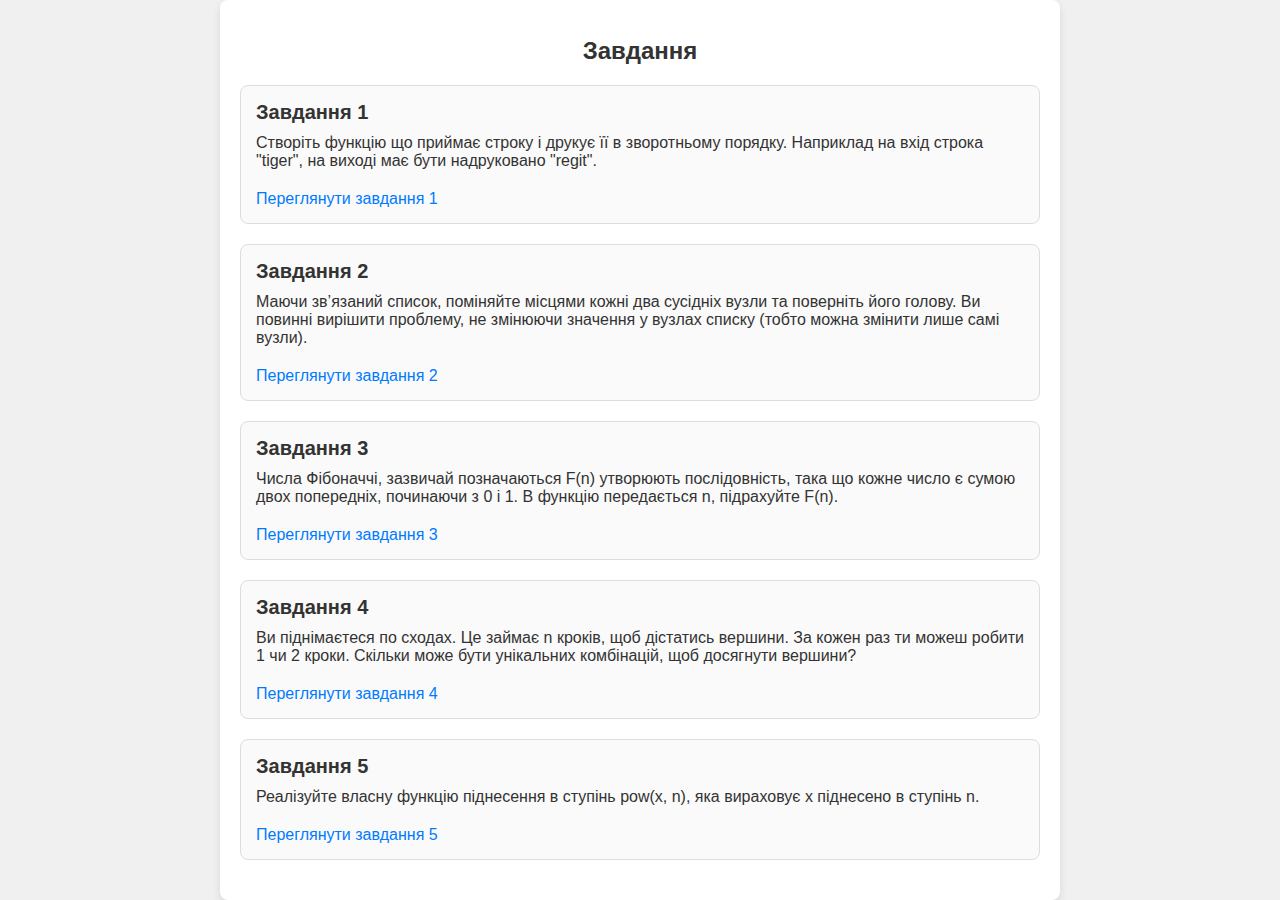
<file: index.html>
<!DOCTYPE html>
<html lang="en">
<head>
    <meta charset="UTF-8">
    <meta name="viewport" content="width=device-width, initial-scale=1.0">
    <link rel="stylesheet" href="styles/mainpage.css">
    <title>Функціональне програмування</title>
</head>
<body>
    <div class="container">
        <h1>Завдання</h1>
        <div class="task-list">
            <div class="task">
                <h2>Завдання 1</h2>
                <p>Створіть функцію що приймає строку і друкує її в зворотньому порядку. Наприклад на вхід строка "tiger", на виході має бути надруковано "regit".</p>
                <a href="task1.html" class="task-link">Переглянути завдання 1</a>
            </div>
            <div class="task">
                <h2>Завдання 2</h2>
                <p>Маючи зв’язаний список, поміняйте місцями кожні два сусідніх вузли та поверніть його голову. Ви повинні вирішити проблему, не змінюючи значення у вузлах списку (тобто можна змінити лише самі вузли).</p>
                <a href="task2.html" class="task-link">Переглянути завдання 2</a>
            </div>
            <div class="task">
                <h2>Завдання 3</h2>
                <p>Числа Фібоначчі, зазвичай позначаються F(n) утворюють послідовність, така що кожне число є сумою двох попередніх, починаючи з 0 і 1. В функцію передається n, підрахуйте F(n).</p>
                <a href="task3.html" class="task-link">Переглянути завдання 3</a>
            </div>
            <div class="task">
                <h2>Завдання 4</h2>
                <p>Ви піднімаєтеся по сходах. Це займає n кроків, щоб дістатись вершини. За кожен раз ти можеш робити 1 чи 2 кроки. Скільки може бути унікальних комбінацій, щоб досягнути вершини?</p>
                <a href="task4.html" class="task-link">Переглянути завдання 4</a>
            </div>
            <div class="task">
                <h2>Завдання 5</h2>
                <p>Реалізуйте власну функцію піднесення в ступінь pow(x, n), яка вираховує x піднесено в ступінь n.</p>
                <a href="task5.html" class="task-link">Переглянути завдання 5</a>
            </div>
        </div>
    </div>
</body>
</html>
</file>
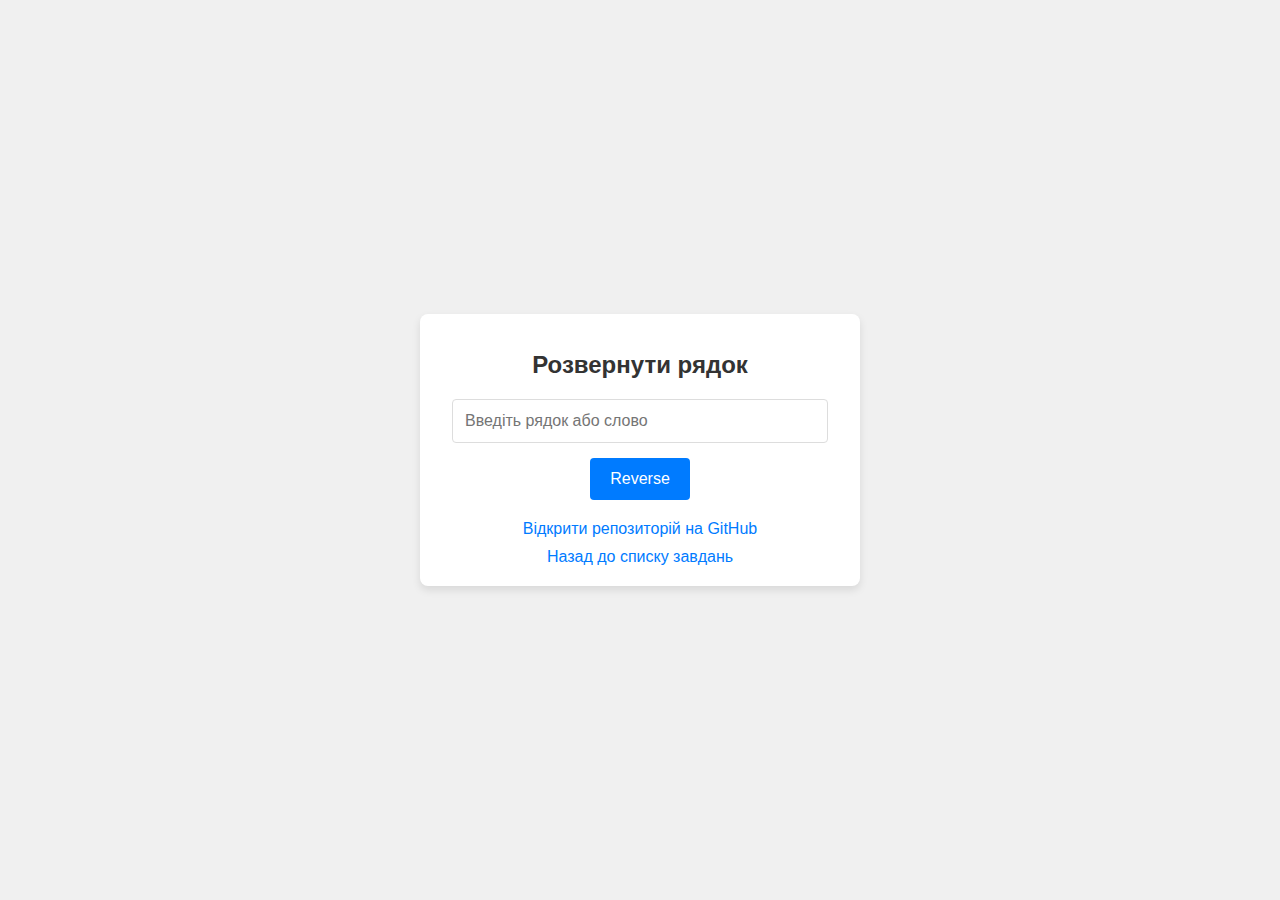
<file: task1.html>
<!DOCTYPE html>
<html lang="en">
<head>
    <meta charset="UTF-8">
    <meta name="viewport" content="width=device-width, initial-scale=1.0">
    <link rel="stylesheet" href="styles/task1.css">
    <script src="scripts/task1.js"></script>
    <title>Завдання 1</title>
</head>
<body>
    <div class="container">
        <h1>Розвернути рядок</h1>
        <div class="input-group">
            <input type="text" id="inputString" placeholder="Введіть рядок або слово">
            <button onclick="displayResult()">Reverse</button>
        </div>
        <div class="results">
            <p id="resultRecursive"></p>
            <p id="resultTailRecursive"></p>
        </div>
        <div class="links">
            <a href="https://github.com/EthernalSadness/Functional-Programming" target="_blank" class="repo-link">Відкрити репозиторій на GitHub</a>
            <a href="index.html" class="back-link">Назад до списку завдань</a>
        </div>
    </div>
</body>
</html>
</file>
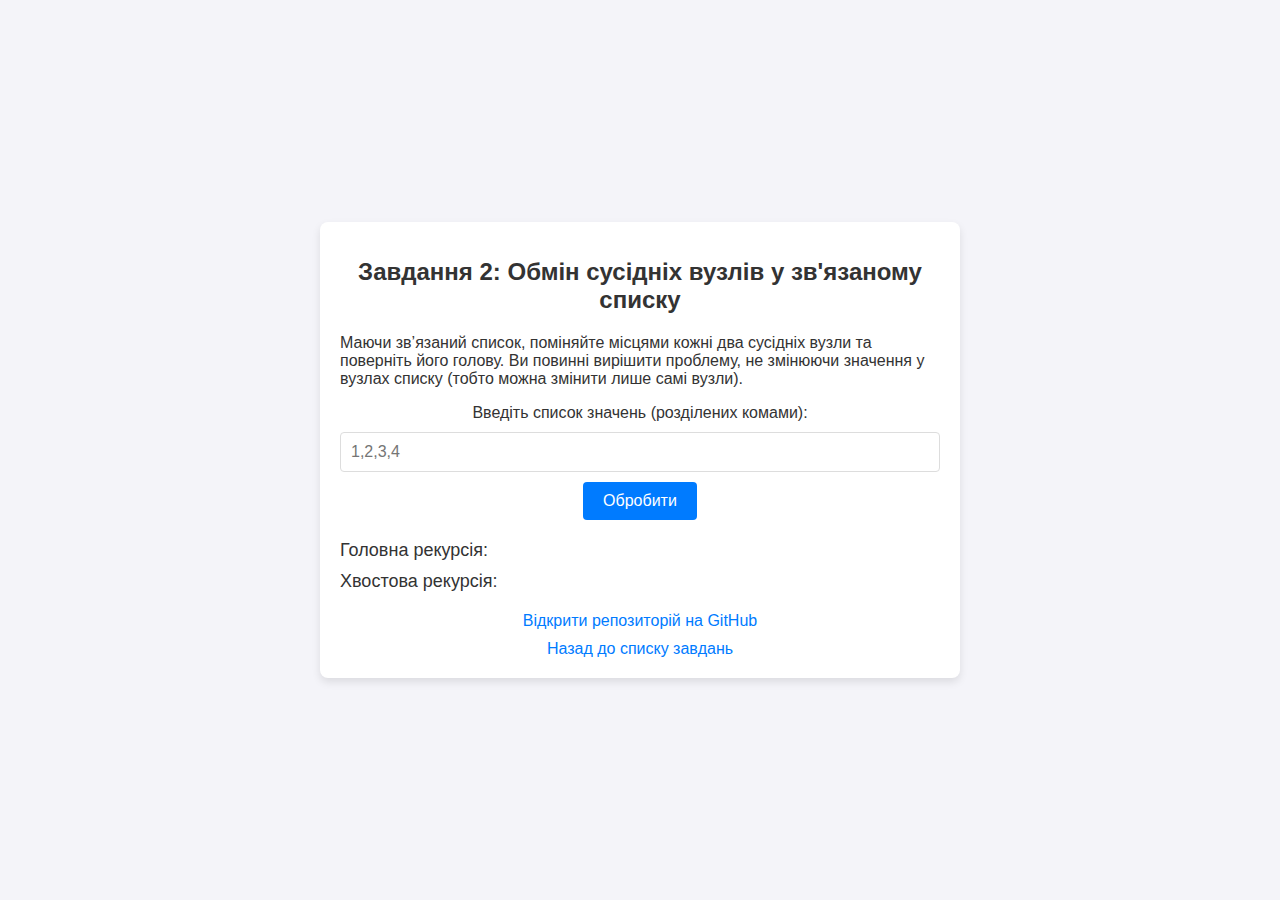
<file: task2.html>
<!DOCTYPE html>
<html lang="en">
<head>
    <meta charset="UTF-8">
    <meta name="viewport" content="width=device-width, initial-scale=1.0">
    <link rel="stylesheet" href="styles/task2.css">
    <script src="scripts/task2.js"></script>
    <title>Завдання 2</title>
</head>
<body>
    <div class="container">
        <h1>Завдання 2: Обмін сусідніх вузлів у зв'язаному списку</h1>
        <p>Маючи зв’язаний список, поміняйте місцями кожні два сусідніх вузли та поверніть його голову. Ви повинні вирішити проблему, не змінюючи значення у вузлах списку (тобто можна змінити лише самі вузли).</p>
        
        <div class="input-section">
            <label for="inputList">Введіть список значень (розділених комами):</label>
            <input type="text" id="inputList" placeholder="1,2,3,4">
            <button onclick="displayResult()">Обробити</button>
        </div>
        
        <div class="result-section">
            <p id="resultRecursive">Головна рекурсія: </p>
            <p id="resultTailRecursive">Хвостова рекурсія: </p>
        </div>
        <div class="links">
            <a href="https://github.com/EthernalSadness/Functional-Programming" target="_blank" class="repo-link">Відкрити репозиторій на GitHub</a>
            <a href="index.html" class="back-link">Назад до списку завдань</a>
        </div>
    </div>
</body>
</html>
</file>
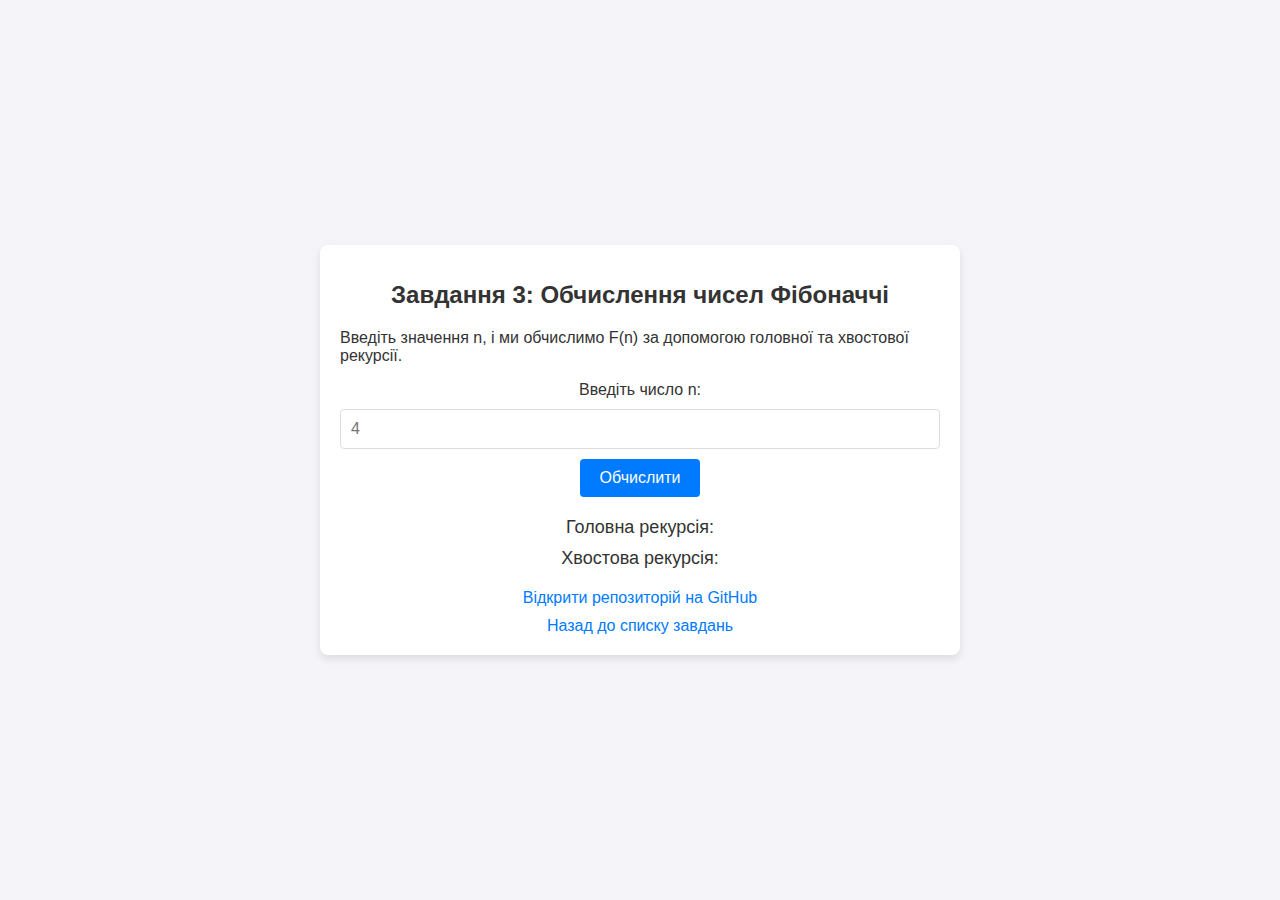
<file: task3.html>
<!DOCTYPE html>
<html lang="en">
<head>
    <meta charset="UTF-8">
    <meta name="viewport" content="width=device-width, initial-scale=1.0">
    <link rel="stylesheet" href="styles/task3.css">
    <script src="scripts/task3.js" defer></script>
    <title>Завдання 3</title>
</head>
<body>
    <div class="container">
        <h1>Завдання 3: Обчислення чисел Фібоначчі</h1>
        <p>Введіть значення n, і ми обчислимо F(n) за допомогою головної та хвостової рекурсії.</p>
        
        <div class="input-section">
            <label for="inputNumber">Введіть число n:</label>
            <input type="number" id="inputNumber" placeholder="4" min="0">
            <button onclick="displayResult()">Обчислити</button>
        </div>
        
        <div class="result-section">
            <p id="resultRecursive">Головна рекурсія: </p>
            <p id="resultTailRecursive">Хвостова рекурсія: </p>
        </div>
        <div class="links">
            <a href="https://github.com/EthernalSadness/Functional-Programming" target="_blank" class="repo-link">Відкрити репозиторій на GitHub</a>
            <a href="index.html" class="back-link">Назад до списку завдань</a>
        </div>
    </div>
</body>
</html>
</file>
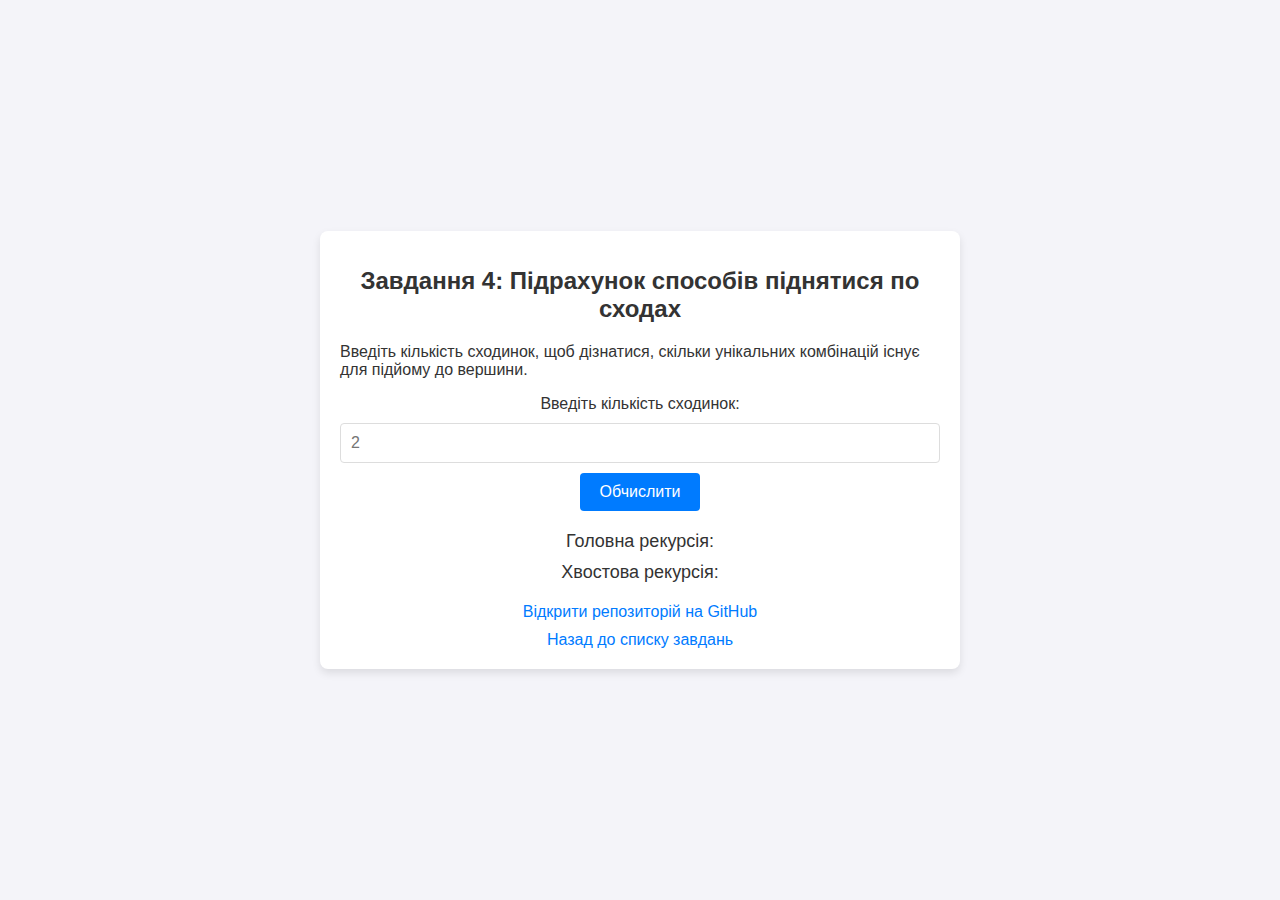
<file: task4.html>
<!DOCTYPE html>
<html lang="en">
<head>
    <meta charset="UTF-8">
    <meta name="viewport" content="width=device-width, initial-scale=1.0">
    <link rel="stylesheet" href="styles/task4.css">
    <script src="scripts/task4.js" defer></script>
    <title>Завдання 4</title>
</head>
<body>
    <div class="container">
        <h1>Завдання 4: Підрахунок способів піднятися по сходах</h1>
        <p>Введіть кількість сходинок, щоб дізнатися, скільки унікальних комбінацій існує для підйому до вершини.</p>
        
        <div class="input-section">
            <label for="inputNumber">Введіть кількість сходинок:</label>
            <input type="number" id="inputNumber" placeholder="2" min="1" max="45">
            <button onclick="displayResult()">Обчислити</button>
        </div>
        
        <div class="result-section">
            <p id="resultRecursive">Головна рекурсія: </p>
            <p id="resultTailRecursive">Хвостова рекурсія: </p>
        </div>
        <div class="links">
            <a href="https://github.com/EthernalSadness/Functional-Programming" target="_blank" class="repo-link">Відкрити репозиторій на GitHub</a>
            <a href="index.html" class="back-link">Назад до списку завдань</a>
        </div>
    </div>
</body>
</html>
</file>
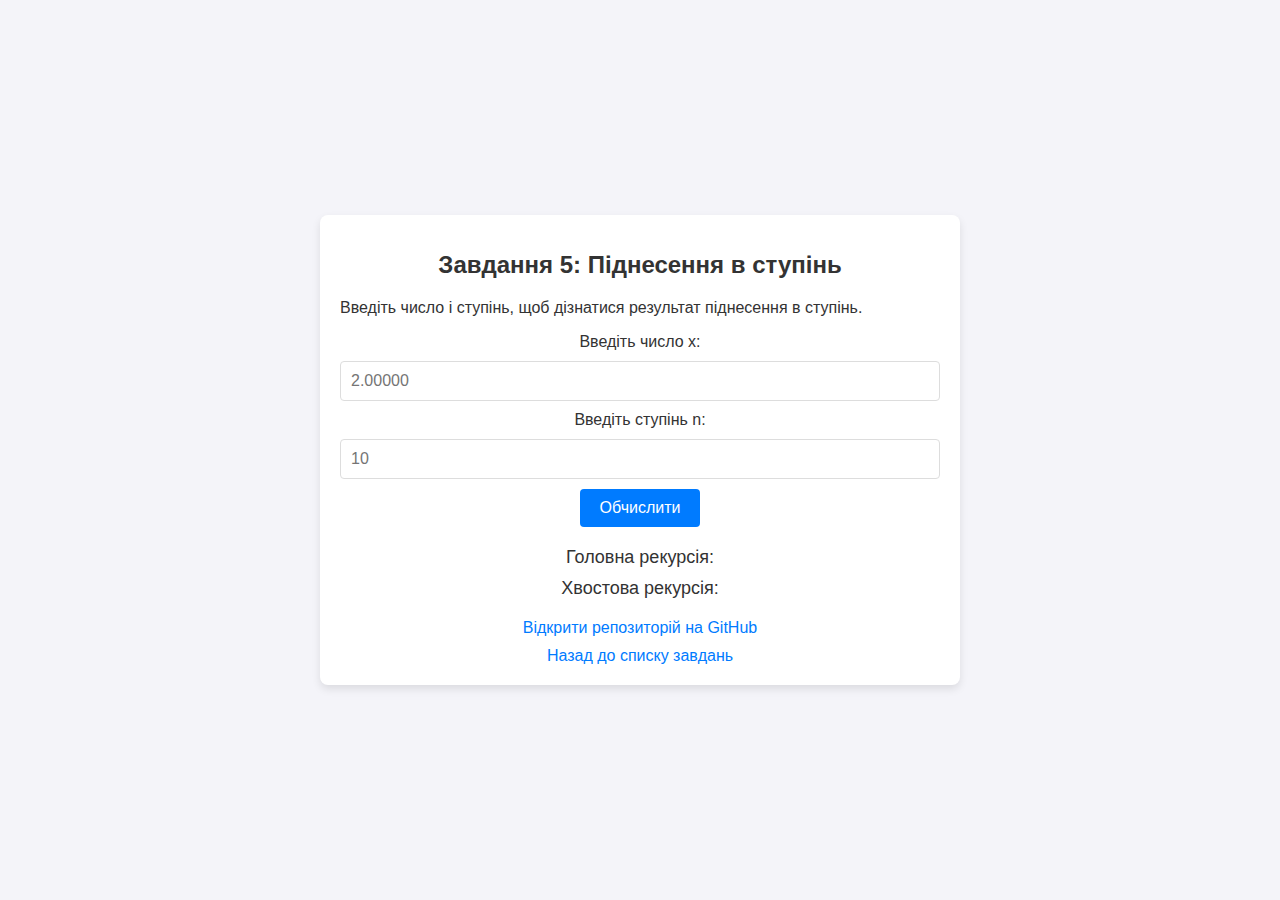
<file: task5.html>
<!DOCTYPE html>
<html lang="en">
<head>
    <meta charset="UTF-8">
    <meta name="viewport" content="width=device-width, initial-scale=1.0">
    <link rel="stylesheet" href="styles/task5.css">
    <script src="scripts/task5.js" defer></script>
    <title>Завдання 5:</title>
</head>
<body>
    <div class="container">
        <h1>Завдання 5: Піднесення в ступінь</h1>
        <p>Введіть число і ступінь, щоб дізнатися результат піднесення в ступінь.</p>
        
        <div class="input-section">
            <label for="inputX">Введіть число x:</label>
            <input type="number" id="inputX" step="any" placeholder="2.00000">
            <label for="inputN">Введіть ступінь n:</label>
            <input type="number" id="inputN" placeholder="10">
            <button onclick="displayResult()">Обчислити</button>
        </div>
        
        <div class="result-section">
            <p id="resultRecursive">Головна рекурсія: </p>
            <p id="resultTailRecursive">Хвостова рекурсія: </p>
        </div>
        <div class="links">
            <a href="https://github.com/EthernalSadness/Functional-Programming" target="_blank" class="repo-link">Відкрити репозиторій на GitHub</a>
            <a href="index.html" class="back-link">Назад до списку завдань</a>
        </div>
    </div>
</body>
</html>
</file>
<file: styles/mainpage.css>
body {
    font-family: 'Arial', sans-serif;
    background-color: #f0f0f0;
    color: #333;
    margin: 0;
    padding: 0;
    display: flex;
    justify-content: center;
    align-items: center;
    min-height: 100vh;
}

.container {
    background-color: #fff;
    padding: 20px;
    border-radius: 8px;
    box-shadow: 0 4px 8px rgba(0, 0, 0, 0.1);
    width: 100%;
    max-width: 800px;
}

h1 {
    color: #333;
    margin-bottom: 20px;
    font-size: 24px;
    text-align: center;
}

.task-list {
    margin: 0;
    padding: 0;
    list-style: none;
}

.task {
    margin-bottom: 20px;
    padding: 15px;
    border: 1px solid #ddd;
    border-radius: 8px;
    background-color: #fafafa;
}

.task h2 {
    margin: 0 0 10px 0;
    font-size: 20px;
}

.task p {
    margin: 0 0 10px 0;
    font-size: 16px;
}

.task-link {
    color: #007bff;
    text-decoration: none;
    font-size: 16px;
    display: inline-block;
    margin-top: 10px;
}

.task-link:hover {
    text-decoration: underline;
}
</file>
<file: styles/task1.css>
body {
    font-family: 'Arial', sans-serif;
    background-color: #f0f0f0;
    color: #333;
    margin: 0;
    padding: 0;
    display: flex;
    justify-content: center;
    align-items: center;
    min-height: 100vh;
}

.container {
    background-color: #fff;
    padding: 20px;
    border-radius: 8px;
    box-shadow: 0 4px 8px rgba(0, 0, 0, 0.1);
    width: 100%;
    max-width: 400px;
    text-align: center;
}

h1 {
    color: #333;
    margin-bottom: 20px;
    font-size: 24px;
}

.input-group {
    margin-bottom: 20px;
}

input[type="text"] {
    padding: 12px;
    border: 1px solid #ddd;
    border-radius: 4px;
    width: calc(100% - 24px);
    box-sizing: border-box;
    font-size: 16px;
    margin-bottom: 15px;
}

button {
    padding: 12px 20px;
    border: none;
    border-radius: 4px;
    background-color: #007bff;
    color: #fff;
    cursor: pointer;
    font-size: 16px;
    transition: background-color 0.3s ease;
}

button:hover {
    background-color: #0056b3;
}

.results p {
    font-size: 18px;
    color: #555;
    margin: 10px 0;
}

.links {
    display: flex;
    flex-direction: column;
    align-items: center;
    margin-top: 20px;
    gap: 10px;
}

.links a {
    text-decoration: none;
    font-size: 16px;
    color: #007bff;
    display: block;
    text-align: center;
}

.links a:hover {
    text-decoration: underline;
}
</file>
<file: styles/task2.css>
body {
    font-family: 'Arial', sans-serif;
    background-color: #f4f4f9;
    color: #333;
    margin: 0;
    padding: 0;
    display: flex;
    justify-content: center;
    align-items: center;
    min-height: 100vh;
}

.container {
    background-color: #fff;
    padding: 20px;
    border-radius: 8px;
    box-shadow: 0 4px 8px rgba(0, 0, 0, 0.1);
    width: 100%;
    max-width: 600px;
}

h1 {
    color: #333;
    margin-bottom: 20px;
    font-size: 24px;
    text-align: center;
}

.input-section {
    margin-bottom: 20px;
    text-align: center;
}

.input-section label {
    display: block;
    margin-bottom: 10px;
    font-size: 16px;
}

.input-section input {
    width: calc(100% - 22px);
    padding: 10px;
    border: 1px solid #ddd;
    border-radius: 4px;
    font-size: 16px;
}

.input-section button {
    margin-top: 10px;
    padding: 10px 20px;
    background-color: #007bff;
    color: #fff;
    border: none;
    border-radius: 4px;
    font-size: 16px;
    cursor: pointer;
}

.input-section button:hover {
    background-color: #0056b3;
}

.result-section {
    margin-top: 20px;
}

.result-section p {
    font-size: 18px;
    margin: 10px 0;
}

.links {
    display: flex;
    flex-direction: column;
    align-items: center;
    margin-top: 20px;
    gap: 10px;
}

.links a {
    text-decoration: none;
    font-size: 16px;
    color: #007bff;
    display: block;
    text-align: center;
}

.links a:hover {
    text-decoration: underline;
}
</file>
<file: styles/task3.css>
body {
    font-family: 'Arial', sans-serif;
    background-color: #f4f4f9;
    color: #333;
    margin: 0;
    padding: 0;
    display: flex;
    justify-content: center;
    align-items: center;
    min-height: 100vh;
}

.container {
    background-color: #fff;
    padding: 20px;
    border-radius: 8px;
    box-shadow: 0 4px 8px rgba(0, 0, 0, 0.1);
    width: 100%;
    max-width: 600px;
}

h1 {
    color: #333;
    margin-bottom: 20px;
    font-size: 24px;
    text-align: center;
}

.input-section {
    margin-bottom: 20px;
    text-align: center;
}

.input-section label {
    display: block;
    margin-bottom: 10px;
    font-size: 16px;
}

.input-section input {
    width: calc(100% - 22px);
    padding: 10px;
    border: 1px solid #ddd;
    border-radius: 4px;
    font-size: 16px;
    margin-bottom: 10px;
}

.input-section button {
    padding: 10px 20px;
    background-color: #007bff;
    color: #fff;
    border: none;
    border-radius: 4px;
    font-size: 16px;
    cursor: pointer;
}

.input-section button:hover {
    background-color: #0056b3;
}

.result-section {
    margin-top: 20px;
    text-align: center;
}

.result-section p {
    font-size: 18px;
    margin: 10px 0;
}

.links {
    display: flex;
    flex-direction: column;
    align-items: center;
    margin-top: 20px;
    gap: 10px;
}

.links a {
    text-decoration: none;
    font-size: 16px;
    color: #007bff;
    display: block;
    text-align: center;
}

.links a:hover {
    text-decoration: underline;
}
</file>
<file: styles/task4.css>
body {
    font-family: 'Arial', sans-serif;
    background-color: #f4f4f9;
    color: #333;
    margin: 0;
    padding: 0;
    display: flex;
    justify-content: center;
    align-items: center;
    min-height: 100vh;
}

.container {
    background-color: #fff;
    padding: 20px;
    border-radius: 8px;
    box-shadow: 0 4px 8px rgba(0, 0, 0, 0.1);
    width: 100%;
    max-width: 600px;
}

h1 {
    color: #333;
    margin-bottom: 20px;
    font-size: 24px;
    text-align: center;
}

.input-section {
    margin-bottom: 20px;
    text-align: center;
}

.input-section label {
    display: block;
    margin-bottom: 10px;
    font-size: 16px;
}

.input-section input {
    width: calc(100% - 22px);
    padding: 10px;
    border: 1px solid #ddd;
    border-radius: 4px;
    font-size: 16px;
    margin-bottom: 10px;
}

.input-section button {
    padding: 10px 20px;
    background-color: #007bff;
    color: #fff;
    border: none;
    border-radius: 4px;
    font-size: 16px;
    cursor: pointer;
}

.input-section button:hover {
    background-color: #0056b3;
}

.result-section {
    margin-top: 20px;
    text-align: center;
}

.result-section p {
    font-size: 18px;
    margin: 10px 0;
}

.links {
    display: flex;
    flex-direction: column;
    align-items: center;
    margin-top: 20px;
    gap: 10px;
}

.links a {
    text-decoration: none;
    font-size: 16px;
    color: #007bff;
    display: block;
    text-align: center;
}

.links a:hover {
    text-decoration: underline;
}
</file>
<file: styles/task5.css>
body {
    font-family: 'Arial', sans-serif;
    background-color: #f4f4f9;
    color: #333;
    margin: 0;
    padding: 0;
    display: flex;
    justify-content: center;
    align-items: center;
    min-height: 100vh;
}

.container {
    background-color: #fff;
    padding: 20px;
    border-radius: 8px;
    box-shadow: 0 4px 8px rgba(0, 0, 0, 0.1);
    width: 100%;
    max-width: 600px;
}

h1 {
    color: #333;
    margin-bottom: 20px;
    font-size: 24px;
    text-align: center;
}

.input-section {
    margin-bottom: 20px;
    text-align: center;
}

.input-section label {
    display: block;
    margin-bottom: 10px;
    font-size: 16px;
}

.input-section input {
    width: calc(100% - 22px);
    padding: 10px;
    border: 1px solid #ddd;
    border-radius: 4px;
    font-size: 16px;
    margin-bottom: 10px;
}

.input-section button {
    padding: 10px 20px;
    background-color: #007bff;
    color: #fff;
    border: none;
    border-radius: 4px;
    font-size: 16px;
    cursor: pointer;
}

.input-section button:hover {
    background-color: #0056b3;
}

.result-section {
    margin-top: 20px;
    text-align: center;
}

.result-section p {
    font-size: 18px;
    margin: 10px 0;
}

.links {
    display: flex;
    flex-direction: column;
    align-items: center;
    margin-top: 20px;
    gap: 10px;
}

.links a {
    text-decoration: none;
    font-size: 16px;
    color: #007bff;
    display: block;
    text-align: center;
}

.links a:hover {
    text-decoration: underline;
}
</file>
